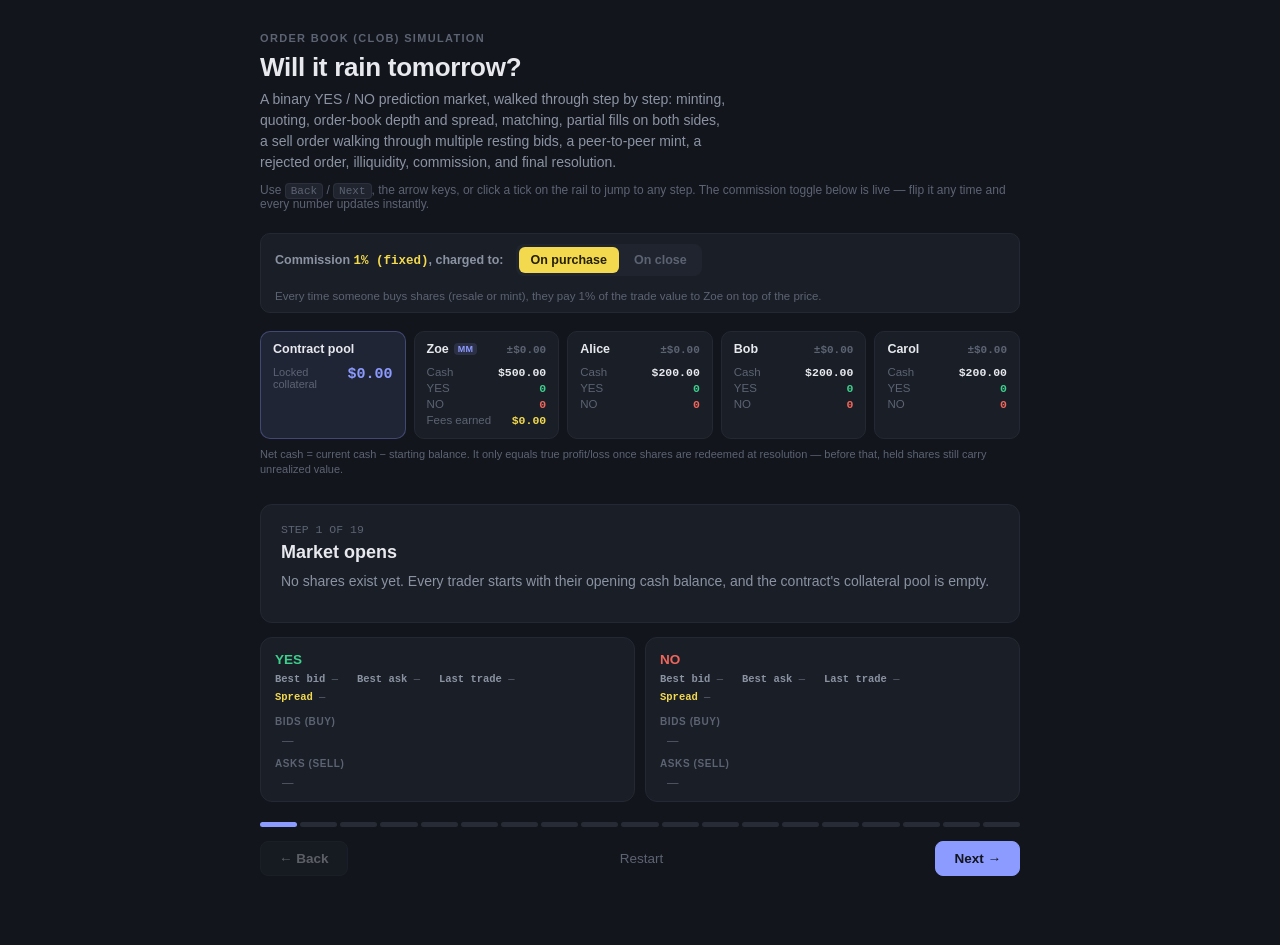
<file: tests/data/clob_simulation.html>
<!DOCTYPE html>
<html lang="en">
<head>
<meta charset="UTF-8">
<meta name="viewport" content="width=device-width, initial-scale=1.0">
<title>Order Book Simulation — Will it rain tomorrow?</title>
<style>
  :root{
    --bg:#12151b; --surface:#1a1e26; --surface2:#20242e; --surface3:#262b36;
    --border:#2b303c; --border-soft:#232833;
    --text:#e7e9ee; --text-dim:#8b93a3; --text-faint:#5c6373;
    --yes:#3ecf8e; --yes-bg:rgba(62,207,142,0.13); --yes-line:rgba(62,207,142,0.35);
    --no:#f0665c; --no-bg:rgba(240,102,92,0.13); --no-line:rgba(240,102,92,0.35);
    --pend:#f0b93e; --pend-bg:rgba(240,185,62,0.13);
    --fee:#f2d94e; --fee-bg:rgba(242,217,78,0.13);
    --pool:#8c9bff; --pool-bg:rgba(140,155,255,0.12);
    --mono:ui-monospace,'SF Mono','Cascadia Code',Consolas,monospace;
    --sans:-apple-system,BlinkMacSystemFont,'Segoe UI',Helvetica,Arial,sans-serif;
  }
  *{box-sizing:border-box}
  body{margin:0;background:var(--bg);color:var(--text);font-family:var(--sans);
    -webkit-font-smoothing:antialiased;padding:32px 16px 64px}
  .wrap{max-width:760px;margin:0 auto}

  .eyebrow{font-size:11px;letter-spacing:0.12em;text-transform:uppercase;color:var(--text-faint);
    font-weight:600;margin-bottom:8px}
  h1{font-size:26px;font-weight:650;margin:0 0 6px;letter-spacing:-0.01em}
  .sub{font-size:14px;color:var(--text-dim);line-height:1.5;margin:0 0 4px;max-width:60ch}
  .hint{font-size:12px;color:var(--text-faint);margin:10px 0 22px}
  .hint kbd{font-family:var(--mono);background:var(--surface2);border:1px solid var(--border);
    border-radius:4px;padding:1px 5px;font-size:11px}

  .modebar{display:flex;align-items:center;gap:12px;flex-wrap:wrap;background:var(--surface);
    border:1px solid var(--border-soft);border-radius:10px;padding:10px 14px;margin-bottom:18px}
  .modelabel{font-size:12.5px;color:var(--text-dim);font-weight:600}
  .modelabel .rate{color:var(--fee);font-family:var(--mono)}
  .segctrl{display:flex;background:var(--surface2);border-radius:8px;padding:3px;gap:3px}
  .seg{font-family:var(--sans);font-size:12.5px;font-weight:600;padding:6px 12px;border-radius:6px;
    border:none;background:transparent;color:var(--text-faint);cursor:pointer}
  .seg.active{background:var(--fee);color:#241f04}
  .seg:hover:not(.active){color:var(--text-dim)}
  .modehelp{font-size:11.5px;color:var(--text-faint);width:100%;margin-top:2px}

  .ticker{display:grid;grid-template-columns:repeat(5,1fr);gap:8px;margin-bottom:8px}
  .tcard{background:var(--surface);border:1px solid var(--border-soft);border-radius:10px;padding:10px 12px}
  .tcard.pool{background:var(--pool-bg);border-color:rgba(140,155,255,0.3)}
  .thead{display:flex;justify-content:space-between;align-items:baseline;margin-bottom:8px;gap:6px}
  .tname{font-size:12.5px;font-weight:650}
  .ttag{font-size:9px;color:var(--pool);background:rgba(140,155,255,0.15);border-radius:4px;
    padding:1px 4px;margin-left:5px;font-weight:700;letter-spacing:0.03em;vertical-align:1px}
  .tdelta{font-family:var(--mono);font-size:11px;font-weight:600;white-space:nowrap}
  .tdelta.up{color:var(--yes)} .tdelta.down{color:var(--no)} .tdelta.flat{color:var(--text-faint)}
  .stat{display:flex;justify-content:space-between;font-size:11.5px;padding:1.5px 0}
  .stat .label{color:var(--text-faint)}
  .stat .val{font-family:var(--mono);font-weight:600}
  .stat .val.yes{color:var(--yes)} .stat .val.no{color:var(--no)} .stat .val.fee{color:var(--fee)}
  .pool .stat .val{font-family:var(--mono);font-size:15px;color:var(--pool);font-weight:700}
  .pool .stat .label{font-size:11px}
  .footnote{font-size:11px;color:var(--text-faint);margin:2px 0 26px;line-height:1.4}

  .stepnav{background:var(--surface);border:1px solid var(--border-soft);border-radius:12px;
    padding:18px 20px;margin-bottom:14px}
  .stepcount{font-family:var(--mono);font-size:11.5px;color:var(--text-faint);margin-bottom:6px}
  .steptitle{font-size:18px;font-weight:650;margin-bottom:8px}
  .stepcaption{font-size:14px;color:var(--text-dim);line-height:1.55;margin:0}

  .callouts{margin-top:12px;display:flex;flex-direction:column;gap:8px}
  .callout{border-radius:8px;padding:10px 12px;display:flex;gap:10px;align-items:flex-start;font-size:13px;line-height:1.45}
  .callout-tag{flex:none;font-size:9.5px;font-weight:750;letter-spacing:0.05em;text-transform:uppercase;
    padding:2px 6px;border-radius:5px;margin-top:1px}
  .callout-insight{background:var(--pool-bg);color:#c7cdff}
  .callout-insight .callout-tag{background:rgba(140,155,255,0.25);color:var(--pool)}
  .callout-rule{background:var(--pend-bg);color:#f3d99b}
  .callout-rule .callout-tag{background:rgba(240,185,62,0.28);color:var(--pend)}
  .callout-fee{background:var(--fee-bg);color:#f2e6a8}
  .callout-fee .callout-tag{background:rgba(242,217,78,0.28);color:var(--fee)}
  .callout-reject{background:var(--no-bg);color:#f5b3ad}
  .callout-reject .callout-tag{background:rgba(240,102,92,0.28);color:var(--no)}
  .callout-body .struck{display:block;text-decoration:line-through;color:var(--text-dim);
    font-family:var(--mono);font-size:12.5px;margin-bottom:3px}
  .callout-reason{color:#f5b3ad}

  .books{display:grid;grid-template-columns:1fr 1fr;gap:10px;margin-top:14px}
  .book{background:var(--surface);border:1px solid var(--border-soft);border-radius:12px;padding:14px 14px 10px}
  .book-head{display:flex;justify-content:space-between;align-items:center;margin-bottom:4px}
  .book-name{font-size:13.5px;font-weight:700}
  .book-name.yes{color:var(--yes)} .book-name.no{color:var(--no)}
  .book-quote{font-family:var(--mono);font-size:10.5px;color:var(--text-faint);margin-bottom:4px;line-height:1.7}
  .book-quote b{color:var(--text-dim);font-weight:600}
  .book-quote .spread{display:block;color:var(--text-faint)}
  .book-quote .spread b{color:var(--fee)}
  .sec-label{font-size:10px;text-transform:uppercase;letter-spacing:0.06em;color:var(--text-faint);
    margin:9px 0 4px;font-weight:650}
  .rows{min-height:6px}
  .row{position:relative;display:flex;align-items:center;justify-content:space-between;
    padding:4px 7px;margin-bottom:3px;border-radius:6px;font-size:12.5px;overflow:hidden}
  .row .bar{position:absolute;left:0;top:0;bottom:0;z-index:0;border-radius:6px}
  .row>span{position:relative;z-index:1}
  .row .who{font-weight:600;flex:1}
  .row .dirtag{font-size:9px;font-weight:700;letter-spacing:0.03em;color:var(--text-faint);
    background:var(--surface3);border-radius:4px;padding:1px 4px;margin-right:5px}
  .row .qty{color:var(--text-dim);font-family:var(--mono);margin-right:8px}
  .row .px{font-family:var(--mono);font-weight:700}
  .row-bid{background:var(--yes-bg)} .row-bid .bar{background:rgba(62,207,142,0.22)} .row-bid .px{color:var(--yes)}
  .row-ask{background:var(--no-bg)} .row-ask .bar{background:rgba(240,102,92,0.22)} .row-ask .px{color:var(--no)}
  .row-pending{background:var(--pend-bg);border:1px dashed rgba(240,185,62,0.4)}
  .row-pending .px{color:var(--pend)}
  .dot{display:inline-block;width:6px;height:6px;border-radius:50%;background:var(--pend);margin-right:6px}
  @media (prefers-reduced-motion:no-preference){.dot{animation:pulse 1.1s ease-in-out infinite}}
  @keyframes pulse{0%,100%{opacity:1}50%{opacity:.25}}
  .empty{font-size:11.5px;color:var(--text-faint);padding:3px 7px}

  .closed{margin-top:14px;background:linear-gradient(180deg,var(--yes-bg),transparent);
    border:1px solid var(--yes-line);border-radius:12px;padding:22px;text-align:center}
  .closed-title{font-size:17px;font-weight:700;color:var(--yes);margin-bottom:6px}
  .closed-sub{font-size:13.5px;color:var(--text-dim);max-width:48ch;margin:0 auto;line-height:1.5}

  .controls{margin-top:20px}
  .rail{display:flex;gap:3px;margin-bottom:14px}
  .tick{flex:1;height:5px;border-radius:3px;background:var(--surface3);border:none;cursor:pointer;padding:0}
  .tick.active{background:var(--pool)}
  .tick.done{background:var(--border)}
  .navbtns{display:flex;justify-content:space-between;gap:10px}
  .btn{font-family:var(--sans);font-size:13.5px;font-weight:600;padding:9px 18px;border-radius:8px;
    border:1px solid var(--border);background:var(--surface2);color:var(--text);cursor:pointer}
  .btn:hover:not(:disabled){background:var(--surface3)}
  .btn:disabled{opacity:0.35;cursor:default}
  .btn.primary{background:var(--pool);border-color:var(--pool);color:#12151b}
  .btn.primary:hover:not(:disabled){background:#a2aeff}
  .btn.ghost{background:transparent;border-color:transparent;color:var(--text-faint);font-weight:500}
  .btn.ghost:hover{color:var(--text-dim)}

  @media (max-width:620px){
    .books{grid-template-columns:1fr}
    .ticker{grid-template-columns:repeat(2,1fr)}
  }
</style>
</head>
<body>
<div class="wrap">

  <div class="eyebrow">Order Book (CLOB) Simulation</div>
  <h1>Will it rain tomorrow?</h1>
  <p class="sub">A binary YES / NO prediction market, walked through step by step: minting, quoting, order-book depth and spread, matching, partial fills on both sides, a sell order walking through multiple resting bids, a peer-to-peer mint, a rejected order, illiquidity, commission, and final resolution.</p>
  <p class="hint">Use <kbd>Back</kbd> / <kbd>Next</kbd>, the arrow keys, or click a tick on the rail to jump to any step. The commission toggle below is live — flip it any time and every number updates instantly.</p>

  <div class="modebar">
    <span class="modelabel">Commission <span class="rate">1% (fixed)</span>, charged to:</span>
    <div class="segctrl">
      <button class="seg" data-mode="purchase">On purchase</button>
      <button class="seg" data-mode="close">On close</button>
    </div>
    <div class="modehelp" id="modehelp"></div>
  </div>

  <div class="ticker" id="ticker"></div>
  <p class="footnote">Net cash = current cash − starting balance. It only equals true profit/loss once shares are redeemed at resolution — before that, held shares still carry unrealized value.</p>

  <div class="stepnav">
    <div class="stepcount" id="stepcount"></div>
    <div class="steptitle" id="steptitle"></div>
    <p class="stepcaption" id="stepcaption"></p>
    <div class="callouts" id="callouts"></div>
  </div>

  <div class="books" id="books"></div>
  <div class="closed" id="closed" style="display:none">
    <div class="closed-title" id="closedTitle"></div>
    <p class="closed-sub" id="closedSub"></p>
  </div>

  <div class="controls">
    <div class="rail" id="rail"></div>
    <div class="navbtns">
      <button class="btn" id="prevBtn">← Back</button>
      <button class="btn ghost" id="restartBtn">Restart</button>
      <button class="btn primary" id="nextBtn">Next →</button>
    </div>
  </div>

</div>

<script>
const START = {Zoe:500, Alice:200, Bob:200, Carol:200};
const NAMES = ['Zoe','Alice','Bob','Carol'];
const FEE = 0.01;

/* ---------- trade events (drive the cash/share ledger; independent of book display) ---------- */
const EVENTS = [
  {atStep:1,  type:'mint',     who:'Zoe',   qty:100},
  {atStep:7,  type:'resale',   buyer:'Alice', seller:'Zoe', side:'YES', qty:25, price:0.58},
  {atStep:10, type:'resale',   buyer:'Bob',   seller:'Zoe', side:'NO',  qty:25, price:0.45},
  {atStep:12, type:'resale',   buyer:'Bob',   seller:'Zoe', side:'YES', qty:20, price:0.50},
  {atStep:12, type:'resale',   buyer:'Carol', seller:'Zoe', side:'YES', qty:10, price:0.48},
  {atStep:15, type:'peermint', buyerYes:'Alice', priceYes:0.58, buyerNo:'Carol', priceNo:0.42, qty:35},
  {atStep:18, type:'resolution', outcome:'YES'}
];

function computeState(uptoStep, mode){
  const cash = Object.assign({}, START);
  const yes = {Zoe:0,Alice:0,Bob:0,Carol:0};
  const no  = {Zoe:0,Alice:0,Bob:0,Carol:0};
  let pool = 0, zoeFees = 0;

  EVENTS.forEach(e=>{
    if(e.atStep > uptoStep) return;
    if(e.type==='mint'){
      cash[e.who]-=e.qty; yes[e.who]+=e.qty; no[e.who]+=e.qty; pool+=e.qty;
    } else if(e.type==='resale'){
      const base = e.qty*e.price;
      cash[e.buyer]-=base; cash[e.seller]+=base;
      if(e.side==='YES'){ yes[e.buyer]+=e.qty; yes[e.seller]-=e.qty; }
      else { no[e.buyer]+=e.qty; no[e.seller]-=e.qty; }
      if(mode==='purchase'){
        const fee = base*FEE;
        cash[e.buyer]-=fee; cash['Zoe']+=fee; zoeFees+=fee;
      }
    } else if(e.type==='peermint'){
      const baseY = e.qty*e.priceYes, baseN = e.qty*e.priceNo;
      cash[e.buyerYes]-=baseY; cash[e.buyerNo]-=baseN;
      yes[e.buyerYes]+=e.qty; no[e.buyerNo]+=e.qty;
      pool += e.qty;
      if(mode==='purchase'){
        const feeY=baseY*FEE, feeN=baseN*FEE;
        cash[e.buyerYes]-=feeY; cash['Zoe']+=feeY; zoeFees+=feeY;
        cash[e.buyerNo]-=feeN; cash['Zoe']+=feeN; zoeFees+=feeN;
      }
    } else if(e.type==='resolution'){
      NAMES.forEach(t=>{
        const payout = yes[t]*1.0;
        if(payout>0){
          if(mode==='close'){
            const fee = payout*FEE;
            cash[t]+=(payout-fee); cash['Zoe']+=fee; zoeFees+=fee;
          } else {
            cash[t]+=payout;
          }
        }
        pool -= payout;
        yes[t]=0; no[t]=0;
      });
    }
  });

  const traders = {};
  NAMES.forEach(n=>traders[n]={cash:cash[n], yes:yes[n], no:no[n]});
  return {traders, pool, zoeFees};
}

function feeCalloutFor(stepIndex, mode){
  const evs = EVENTS.filter(e=>e.atStep===stepIndex);
  if(!evs.length) return null;

  const resEvent = evs.find(e=>e.type==='resolution');
  if(resEvent){
    if(mode==='close'){
      const before = computeState(stepIndex-1, mode);
      let totalPayout = 0; NAMES.forEach(n=>totalPayout+=before.traders[n].yes*1.0);
      const fee = totalPayout*FEE;
      return {type:'fee', text:'Every winning YES share pays out at $0.99 instead of $1.00 — 1% of the '+money(totalPayout)+' total winning payout, '+money(fee)+', goes to Zoe.'};
    }
    const st = computeState(stepIndex, 'purchase');
    return {type:'fee', text:"Commission is set to 'On purchase' — nothing extra is taken here. All "+money(st.zoeFees)+" of commission was already collected earlier, trade by trade."};
  }

  if(mode!=='purchase'){
    return {type:'fee', text:"Commission is set to 'On close' — no fee on this trade. Fees are only taken from winners when the market resolves."};
  }

  const parts = [];
  let total = 0;
  evs.forEach(ev=>{
    if(ev.type==='resale'){
      const fee = ev.qty*ev.price*FEE;
      parts.push(ev.buyer+' pays '+money(fee));
      total += fee;
    } else if(ev.type==='peermint'){
      const feeY = ev.qty*ev.priceYes*FEE, feeN = ev.qty*ev.priceNo*FEE;
      parts.push(ev.buyerYes+' pays '+money(feeY));
      parts.push(ev.buyerNo+' pays '+money(feeN));
      total += feeY+feeN;
    }
  });
  if(parts.length===1){
    return {type:'fee', text:'On-purchase commission: '+parts[0]+' to Zoe.'};
  }
  return {type:'fee', text:'On-purchase commission: '+parts.join(', ')+' — '+money(total)+' total to Zoe.'};
}

/* ---------- book display data (unaffected by commission — matching price/qty never changes) ---------- */
const steps = [

{title:"Market opens", caption:"No shares exist yet. Every trader starts with their opening cash balance, and the contract's collateral pool is empty.",
 yesPending:[],yesBids:[],yesAsks:[],noPending:[],noBids:[],noAsks:[],lastYes:null,lastNo:null},

{title:"Zoe mints the first pairs", caption:"Zoe deposits $100 of her own money into the contract. That single deposit creates 100 brand-new YES shares and 100 brand-new NO shares at once — the only way any share can ever come into existence.",
 note:{type:'rule',text:"Minting doesn't need a counterparty — any account can do it unilaterally, any time, for $1 per pair. No commission applies here; it isn't a trade between two parties."},
 yesPending:[],yesBids:[],yesAsks:[],noPending:[],noBids:[],noAsks:[],lastYes:null,lastNo:null},

{title:"Bob bids on YES", caption:"Bob offers to buy 20 YES at $0.50. The book was empty, so his bid just rests — the first level of demand.",
 yesPending:[],yesBids:[{n:'Bob',q:20,p:0.50}],yesAsks:[],noPending:[],noBids:[],noAsks:[],lastYes:null,lastNo:null},

{title:"Carol bids on YES too", caption:"Carol offers 15 YES at $0.48 — a second, slightly lower bid level stacks up beneath Bob's.",
 yesPending:[],yesBids:[{n:'Bob',q:20,p:0.50},{n:'Carol',q:15,p:0.48}],yesAsks:[],noPending:[],noBids:[],noAsks:[],lastYes:null,lastNo:null},

{title:"Zoe quotes a YES ask", caption:"Zoe lists 25 YES for sale at $0.58 — the first ask level. Now both sides of the book have real orders resting in them.",
 note:{type:'insight',text:'Best bid $0.50, best ask $0.58 → spread = $0.58 − $0.50 = $0.08. Mid-price = ($0.50 + $0.58) ÷ 2 = $0.54 — a reasonable estimate of "fair value" even though nothing has traded yet.'},
 yesPending:[],yesBids:[{n:'Bob',q:20,p:0.50},{n:'Carol',q:15,p:0.48}],yesAsks:[{n:'Zoe',q:25,p:0.58}],noPending:[],noBids:[],noAsks:[],lastYes:null,lastNo:null},

{title:"Zoe adds a deeper ask", caption:"Zoe lists 15 more YES at $0.65 — a second, pricier ask level stacked behind her first. Real order books usually look like this: several price levels stacked on each side, not just one.",
 yesPending:[],yesBids:[{n:'Bob',q:20,p:0.50},{n:'Carol',q:15,p:0.48}],yesAsks:[{n:'Zoe',q:25,p:0.58},{n:'Zoe',q:15,p:0.65}],noPending:[],noBids:[],noAsks:[],lastYes:null,lastNo:null},

{title:"Alice's order arrives", caption:"Alice sends an order to buy 25 YES at $0.58 — exactly Zoe's best ask. It lands in the matching queue first; nothing has executed yet.",
 yesPending:[{n:'Alice',q:25,p:0.58}],yesBids:[{n:'Bob',q:20,p:0.50},{n:'Carol',q:15,p:0.48}],yesAsks:[{n:'Zoe',q:25,p:0.58},{n:'Zoe',q:15,p:0.65}],noPending:[],noBids:[],noAsks:[],lastYes:null,lastNo:null},

{title:"Matched: a resale", caption:"25 YES change hands at $0.58. Zoe already owned these, so this is a plain resale — the $14.50 goes straight into her account, not the pool. Her cheap $0.58 level is now fully gone.",
 note:{type:'insight',text:'Spread just widened: best ask jumps from $0.58 to $0.65 now that the cheap level is used up. New spread = $0.65 − $0.50 = $0.15, almost double what it was.'},
 yesPending:[],yesBids:[{n:'Bob',q:20,p:0.50},{n:'Carol',q:15,p:0.48}],yesAsks:[{n:'Zoe',q:15,p:0.65}],noPending:[],noBids:[],noAsks:[],lastYes:0.58,lastNo:null,yesJust:true,noJust:false},

{title:"Zoe quotes a NO ask", caption:"Zoe lists 50 NO for sale at $0.45 — her first quote on the other book.",
 yesPending:[],yesBids:[{n:'Bob',q:20,p:0.50},{n:'Carol',q:15,p:0.48}],yesAsks:[{n:'Zoe',q:15,p:0.65}],noPending:[],noBids:[],noAsks:[{n:'Zoe',q:50,p:0.45}],lastYes:0.58,lastNo:null},

{title:"Bob's order arrives", caption:"Bob sends an order to buy 25 NO at $0.45. Same as before: it queues first and won't be checked against the book until the next step.",
 yesPending:[],yesBids:[{n:'Bob',q:20,p:0.50},{n:'Carol',q:15,p:0.48}],yesAsks:[{n:'Zoe',q:15,p:0.65}],noPending:[{n:'Bob',q:25,p:0.45}],noBids:[],noAsks:[{n:'Zoe',q:50,p:0.45}],lastYes:0.58,lastNo:null},

{title:"Matched: another resale", caption:"25 NO change hands at $0.45. Again this is Zoe selling shares she already holds — the $11.25 lands in her account directly, and the pool doesn't move.",
 note:{type:'insight',text:"Zoe's NO ask had 50 listed; 25 sold, 25 still resting — a partial fill."},
 yesPending:[],yesBids:[{n:'Bob',q:20,p:0.50},{n:'Carol',q:15,p:0.48}],yesAsks:[{n:'Zoe',q:15,p:0.65}],noPending:[],noBids:[],noAsks:[{n:'Zoe',q:25,p:0.45}],lastYes:0.58,lastNo:0.45,yesJust:false,noJust:true},

{title:"Zoe's order arrives", caption:"Zoe sends an order to sell 30 YES at $0.45 or better — she's willing to take at least that, hoping for more. It queues first, same as every other order.",
 yesPending:[{n:'Zoe',q:30,p:0.45,dir:'sell'}],yesBids:[{n:'Bob',q:20,p:0.50},{n:'Carol',q:15,p:0.48}],yesAsks:[{n:'Zoe',q:15,p:0.65}],noPending:[],noBids:[],noAsks:[{n:'Zoe',q:25,p:0.45}],lastYes:0.58,lastNo:0.45},

{title:"Matched: Zoe sells into the bids", caption:"The engine walks Zoe's sell order through the resting bids, best price first: 20 YES clear at Bob's $0.50 (his order fully used up), then the remaining 10 clear at Carol's $0.48 (leaving her 5 shares still resting). Zoe collects $10.00 + $4.80 = $14.80 for 30 shares — better than the $0.45 floor she was willing to accept.",
 note:{type:'insight',text:"This is the mirror image of a big buy order eating through several asks, from all the way back at the start: a big sell order eats through several bids instead, best (highest) price first."},
 yesPending:[],yesBids:[{n:'Carol',q:5,p:0.48}],yesAsks:[{n:'Zoe',q:15,p:0.65}],noPending:[],noBids:[],noAsks:[{n:'Zoe',q:25,p:0.45}],lastYes:0.48,lastNo:0.45,yesJust:true,noJust:false},

{title:"Carol bids on NO", caption:"Carol offers to buy 35 NO at $0.42. The NO book still has Zoe's leftover ask at $0.45, but Carol's bid is lower and doesn't cross it, so it simply rests.",
 yesPending:[],yesBids:[{n:'Carol',q:5,p:0.48}],yesAsks:[{n:'Zoe',q:15,p:0.65}],noPending:[],noBids:[{n:'Carol',q:35,p:0.42}],noAsks:[{n:'Zoe',q:25,p:0.45}],lastYes:0.48,lastNo:0.45,yesJust:false,noJust:false},

{title:"Alice's order arrives", caption:"Alice sends a second order: buy 40 YES at $0.62. Combined with Carol's resting $0.42 NO bid, that's $1.04 — enough to mint. But Carol only has 35 NO to offer, so at most 35 pairs can be minted. It queues first; nothing has executed yet.",
 yesPending:[{n:'Alice',q:40,p:0.62}],yesBids:[{n:'Carol',q:5,p:0.48}],yesAsks:[{n:'Zoe',q:15,p:0.65}],noPending:[],noBids:[{n:'Carol',q:35,p:0.42}],noAsks:[{n:'Zoe',q:25,p:0.45}],lastYes:0.48,lastNo:0.45,yesJust:false,noJust:false},

{title:"Matched: a peer-to-peer mint", caption:"The engine mints the smaller of the two quantities: min(40, 35) = 35 pairs. Carol's order fully fills — she was resting first, so her $0.42 price is honored exactly. That leaves $0.58 to complete the dollar — $0.04/share better than Alice's $0.62 limit. Alice's other 5 shares don't have a match, so they stay resting as a new bid at her original price.",
 note:{type:'rule',text:"Same mint mechanic as Zoe's very first one — except two ordinary traders did it themselves, and this time the order sizes didn't match, so part of it simply rests, exactly like a partial fill on any other order."},
 yesPending:[],yesBids:[{n:'Alice',q:5,p:0.62},{n:'Carol',q:5,p:0.48}],yesAsks:[{n:'Zoe',q:15,p:0.65}],noPending:[],noBids:[],noAsks:[{n:'Zoe',q:25,p:0.45}],lastYes:0.58,lastNo:0.42,yesJust:true,noJust:true},

{title:"An order gets rejected", caption:"Bob tries to place an order to buy 10 YES at $1.05. The exchange rejects it immediately — it never even reaches the queue.",
 rejected:{n:'Bob',q:10,p:1.05,reason:"Price must be between $0.01 and $0.99 — a YES share can never be worth more than the $1 it pays out."},
 yesPending:[],yesBids:[{n:'Alice',q:5,p:0.62},{n:'Carol',q:5,p:0.48}],yesAsks:[{n:'Zoe',q:15,p:0.65}],noPending:[],noBids:[],noAsks:[{n:'Zoe',q:25,p:0.45}],lastYes:0.58,lastNo:0.42,yesJust:false,noJust:false},

{title:"Bob's ask finds no buyer", caption:"Bob tries to trim his NO position, asking $0.15 for all 25 shares — actually the cheapest NO on offer now. Nobody's bidding on NO at all right now, so it just sits there, unmatched.",
 yesPending:[],yesBids:[{n:'Alice',q:5,p:0.62},{n:'Carol',q:5,p:0.48}],yesAsks:[{n:'Zoe',q:15,p:0.65}],noPending:[],noBids:[],noAsks:[{n:'Bob',q:25,p:0.15},{n:'Zoe',q:25,p:0.45}],lastYes:0.58,lastNo:0.42,yesJust:false,noJust:false},

{title:"Resolution: YES wins", caption:"It rains. Every YES share pays $1 minus any on-close commission; every NO share pays $0. All remaining unmatched orders — Zoe's two stale asks, Alice's and Carol's leftover YES bids, and Bob's NO ask — are simply cancelled.",
 note:{type:'insight',text:"Zoe sold 30 YES for under $0.50 apiece right before YES went on to win — real market-making risk, not a guaranteed profit. Whatever commission mode is selected, total money in the system is still conserved; commission just moves some of it to Zoe faster or slower. Try flipping the toggle above and watch every trader's final number change."},
 resolution:true}

];

let cur = 0;
let mode = 'purchase';

function money(v){ const a=Math.abs(v).toFixed(2); return (v<0?'-$':'$')+a; }
function deltaStr(v){ if(Math.abs(v)<0.005) return '±$0.00'; return (v>0?'+$':'-$')+Math.abs(v).toFixed(2); }
function bestBid(arr){ if(!arr||!arr.length) return null; return Math.max(...arr.map(o=>o.p)); }
function bestAsk(arr){ if(!arr||!arr.length) return null; return Math.min(...arr.map(o=>o.p)); }
function px(v){ return v===null||v===undefined ? '—' : '$'+v.toFixed(2); }

function maxQtyInStep(s){
  const all = [].concat(s.yesPending||[],s.yesBids||[],s.yesAsks||[],s.noPending||[],s.noBids||[],s.noAsks||[]);
  return Math.max(1, ...all.map(o=>o.q));
}

function orderRow(o, kind, maxQ){
  const w = Math.max(6, (o.q/maxQ)*100);
  if(kind==='pending'){
    const dir = o.dir==='sell' ? 'SELL' : 'BUY';
    return '<div class="row row-pending"><span class="dot"></span><span class="dirtag">'+dir+'</span><span class="who">'+o.n+'</span>'+
      '<span class="qty">'+o.q+'</span><span class="px">$'+o.p.toFixed(2)+'</span></div>';
  }
  const cls = kind==='bid' ? 'row-bid' : 'row-ask';
  return '<div class="row '+cls+'"><div class="bar" style="width:'+w+'%"></div>'+
    '<span class="who">'+o.n+(o.n==='Zoe'?' <span style="opacity:.55;font-weight:500">MM</span>':'')+'</span>'+
    '<span class="qty">'+o.q+'</span><span class="px">$'+o.p.toFixed(2)+'</span></div>';
}

function renderList(list, kind, maxQ){
  if(!list || !list.length) return '<div class="empty">—</div>';
  return list.map(o=>orderRow(o,kind,maxQ)).join('');
}

function renderBook(label, cssClass, pending, bids, asks, last, just, maxQ){
  const bb = bestBid(bids), ba = bestAsk(asks);
  const spreadTxt = (bb!==null && ba!==null) ? '$'+(ba-bb).toFixed(2) : '—';
  let html = '<div class="book">';
  html += '<div class="book-head"><span class="book-name '+cssClass+'">'+label+'</span></div>';
  html += '<div class="book-quote"><b>Best bid</b> '+px(bb)+' &nbsp; <b>Best ask</b> '+px(ba)+
          ' &nbsp; <b>Last trade</b> '+(last===null||last===undefined?'—':'$'+last.toFixed(2))+(just?' •':'')+
          '<span class="spread"><b>Spread</b> '+spreadTxt+'</span></div>';
  if(pending && pending.length){
    html += '<div class="sec-label">Incoming (not yet matched)</div><div class="rows">'+renderList(pending,'pending',maxQ)+'</div>';
  }
  html += '<div class="sec-label">Bids (buy)</div><div class="rows">'+renderList(bids,'bid',maxQ)+'</div>';
  html += '<div class="sec-label">Asks (sell)</div><div class="rows">'+renderList(asks,'ask',maxQ)+'</div>';
  html += '</div>';
  return html;
}

function renderCallouts(s){
  let html = '';
  if(s.rejected){
    const r = s.rejected;
    html += '<div class="callout callout-reject"><div class="callout-tag">Rejected</div>'+
      '<div class="callout-body"><span class="struck">'+r.n+' tries to buy '+r.q+' YES @ $'+r.p.toFixed(2)+'</span>'+
      '<div class="callout-reason">'+r.reason+'</div></div></div>';
  }
  if(s.note){
    const label = s.note.type==='rule' ? 'Rule' : 'Insight';
    html += '<div class="callout callout-'+s.note.type+'"><div class="callout-tag">'+label+'</div>'+
      '<div class="callout-body">'+s.note.text+'</div></div>';
  }
  const fc = feeCalloutFor(cur, mode);
  if(fc){
    html += '<div class="callout callout-fee"><div class="callout-tag">Fee</div>'+
      '<div class="callout-body">'+fc.text+'</div></div>';
  }
  return html;
}

function render(){
  const s = steps[cur];
  const state = computeState(cur, mode);

  document.getElementById('stepcount').textContent = 'STEP '+(cur+1)+' OF '+steps.length;
  document.getElementById('steptitle').textContent = s.title;
  document.getElementById('stepcaption').textContent = s.caption;
  document.getElementById('callouts').innerHTML = renderCallouts(s);

  document.querySelectorAll('.seg').forEach(b=>b.classList.toggle('active', b.dataset.mode===mode));
  document.getElementById('modehelp').textContent = mode==='purchase'
    ? "Every time someone buys shares (resale or mint), they pay 1% of the trade value to Zoe on top of the price."
    : "No fee on individual trades. At resolution, every winning share pays out 1% less, and that 1% goes to Zoe.";

  let tHtml = '<div class="tcard pool"><div class="thead"><span class="tname">Contract pool</span></div>'+
    '<div class="stat"><span class="label">Locked collateral</span><span class="val">'+money(state.pool)+'</span></div></div>';
  NAMES.forEach(n=>{
    const t = state.traders[n];
    const net = t.cash - START[n];
    const dcls = net>0.005?'up':(net<-0.005?'down':'flat');
    tHtml += '<div class="tcard"><div class="thead"><span class="tname">'+n+(n==='Zoe'?'<span class="ttag">MM</span>':'')+'</span>'+
      '<span class="tdelta '+dcls+'">'+deltaStr(net)+'</span></div>'+
      '<div class="stat"><span class="label">Cash</span><span class="val">'+money(t.cash)+'</span></div>'+
      '<div class="stat"><span class="label">YES</span><span class="val yes">'+t.yes+'</span></div>'+
      '<div class="stat"><span class="label">NO</span><span class="val no">'+t.no+'</span></div>'+
      (n==='Zoe' ? '<div class="stat"><span class="label">Fees earned</span><span class="val fee">'+money(state.zoeFees)+'</span></div>' : '')+
      '</div>';
  });
  document.getElementById('ticker').innerHTML = tHtml;

  if(s.resolution){
    document.getElementById('books').style.display = 'none';
    document.getElementById('closed').style.display = 'block';
    document.getElementById('closedTitle').textContent = 'Market resolved: YES';
    document.getElementById('closedSub').textContent = 'The pool is now empty — fully distributed to the winning holders' + (mode==='close' ? ', minus the 1% on-close commission.' : '.');
  } else {
    document.getElementById('closed').style.display = 'none';
    document.getElementById('books').style.display = 'grid';
    const maxQ = maxQtyInStep(s);
    document.getElementById('books').innerHTML =
      renderBook('YES','yes',s.yesPending,s.yesBids,s.yesAsks,s.lastYes,s.yesJust,maxQ) +
      renderBook('NO','no',s.noPending,s.noBids,s.noAsks,s.lastNo,s.noJust,maxQ);
  }

  document.getElementById('rail').innerHTML = steps.map((_,i)=>
    '<button class="tick '+(i===cur?'active':(i<cur?'done':''))+'" onclick="jump('+i+')" aria-label="Step '+(i+1)+'"></button>').join('');

  document.getElementById('prevBtn').disabled = cur===0;
  document.getElementById('nextBtn').disabled = cur===steps.length-1;
  document.getElementById('nextBtn').textContent = cur===steps.length-1 ? 'End' : 'Next →';
}

function go(d){ cur = Math.max(0, Math.min(steps.length-1, cur+d)); render(); }
function jump(i){ cur = i; render(); }

document.getElementById('prevBtn').addEventListener('click',()=>go(-1));
document.getElementById('nextBtn').addEventListener('click',()=>go(1));
document.getElementById('restartBtn').addEventListener('click',()=>jump(0));
document.querySelectorAll('.seg').forEach(b=>b.addEventListener('click',()=>{ mode=b.dataset.mode; render(); }));
document.addEventListener('keydown',(e)=>{
  if(e.key==='ArrowRight') go(1);
  if(e.key==='ArrowLeft') go(-1);
});

render();
</script>
</body>
</html>
</file>
